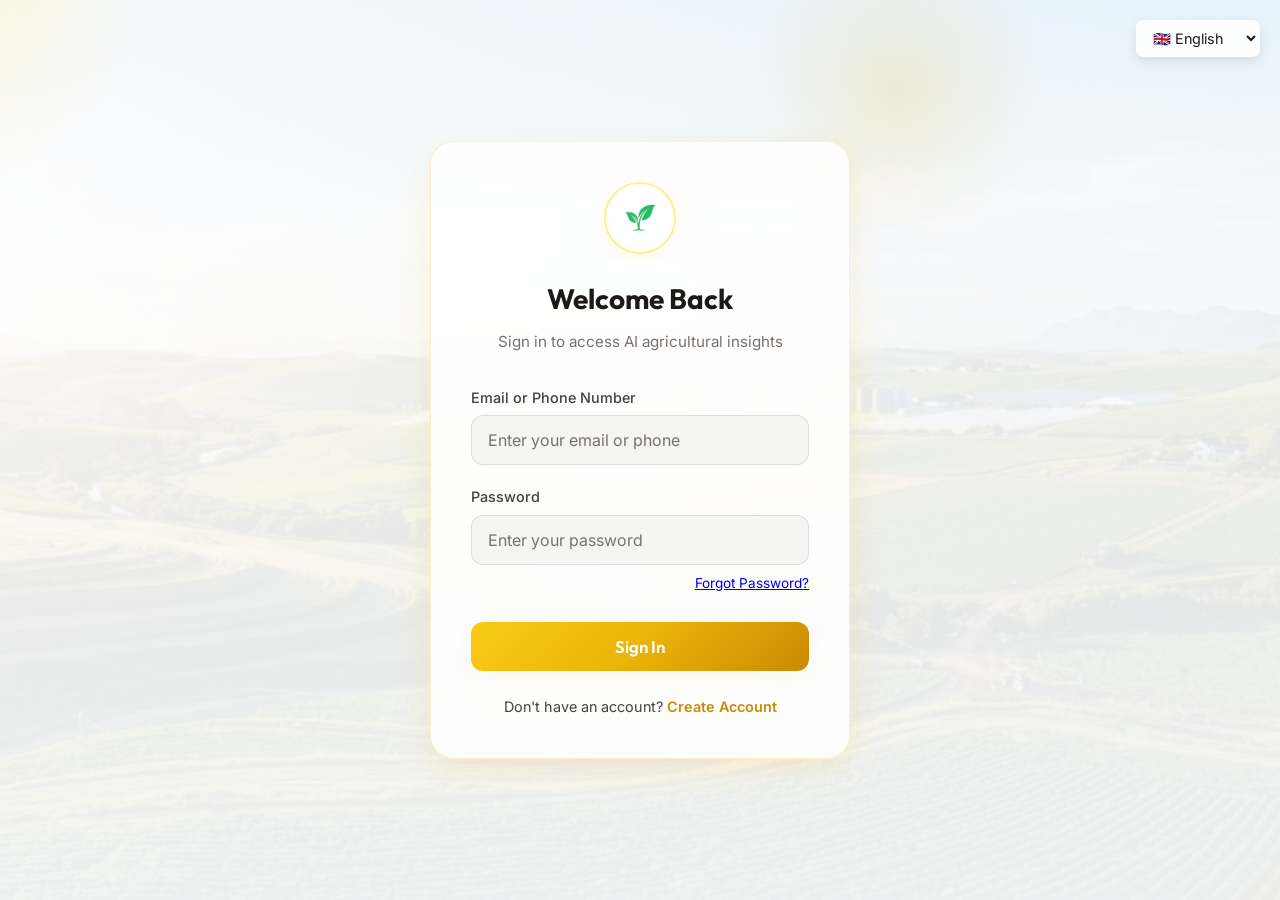
<file: frontend/login.html>
<!DOCTYPE html>
<html lang="en">
<head>
  <meta charset="UTF-8">
  <meta name="viewport" content="width=device-width, initial-scale=1.0">
  <meta name="description" content="Login to Hanu Agri - AI-powered Agricultural Demand Prediction System">
  <title>Login - Hanu Agri</title>
  
  <link rel="stylesheet" href="css/styles.css">
  <style>
    /* Auth Specific Styles */
    body {
      display: flex;
      justify-content: center;
      align-items: center;
      min-height: 100vh;
      margin: 0;
      background: linear-gradient(rgba(255, 255, 255, 0.85), rgba(248, 250, 252, 0.95)), url('assets/bg_landscape.jpg') no-repeat center center fixed;
      background-size: cover;
    }
    
    .auth-container {
      width: 100%;
      max-width: 420px;
      background: rgba(255, 255, 255, 0.85);
      backdrop-filter: blur(12px);
      -webkit-backdrop-filter: blur(12px);
      padding: 40px;
      border-radius: var(--radius-xl);
      box-shadow: var(--shadow-lg), inset 0 1px 0 rgba(255,255,255,0.6);
      border: 1px solid rgba(234, 179, 8, 0.2);
      text-align: center;
      position: relative;
      z-index: 10;
      animation: slideUp 0.5s var(--transition-slow);
    }
    
    @keyframes slideUp {
      from { opacity: 0; transform: translateY(20px); }
      to { opacity: 1; transform: translateY(0); }
    }

    .auth-logo {
      width: 72px;
      height: 72px;
      margin: 0 auto 16px;
      border-radius: 50%;
      object-fit: contain;
      background: white;
      padding: 4px;
      box-shadow: var(--shadow-md);
      border: 2px solid var(--color-primary-light);
    }

    .auth-container h2 {
      font-family: var(--font-heading);
      font-size: 1.75rem;
      color: var(--color-text-primary);
      margin-bottom: 8px;
    }

    .auth-container p {
      color: var(--color-text-muted);
      font-size: 0.95rem;
      margin-bottom: 32px;
    }

    .auth-form {
      display: flex;
      flex-direction: column;
      gap: 20px;
      text-align: left;
    }

    .form-group {
      display: flex;
      flex-direction: column;
      gap: 6px;
    }

    .form-group label {
      font-size: 0.9rem;
      font-weight: 500;
      color: var(--color-text-secondary);
    }

    .form-group input {
      width: 100%;
      padding: 14px 16px;
      border: 1px solid rgba(0,0,0,0.1);
      border-radius: var(--radius-md);
      background: var(--color-bg-input);
      font-family: var(--font-body);
      font-size: 1rem;
      color: var(--color-text-primary);
      transition: var(--transition-normal);
    }

    .form-group input:focus {
      outline: none;
      border-color: var(--color-primary);
      background: white;
      box-shadow: 0 0 0 3px rgba(234, 179, 8, 0.15);
    }

    .auth-btn {
      width: 100%;
      padding: 14px;
      background: var(--gradient-primary);
      color: white;
      border: none;
      border-radius: var(--radius-md);
      font-family: var(--font-heading);
      font-size: 1.05rem;
      font-weight: 600;
      cursor: pointer;
      transition: var(--transition-normal);
      box-shadow: var(--shadow-md);
      margin-top: 8px;
    }

    .auth-btn:hover {
      transform: translateY(-2px);
      box-shadow: var(--shadow-lg);
      background: linear-gradient(135deg, #eab308 0%, #ca8a04 100%);
    }

    .auth-footer {
      margin-top: 24px;
      font-size: 0.9rem;
      color: var(--color-text-secondary);
    }

    .auth-footer a {
      color: var(--color-primary-dark);
      text-decoration: none;
      font-weight: 600;
      transition: var(--transition-fast);
    }

    .auth-footer a:hover {
      color: var(--color-emerald-700);
      text-decoration: underline;
    }

    .forgot-password {
      text-align: right;
      font-size: 0.85rem;
      margin-top: -12px;
    }
  </style>
</head>
<body>
<div style="position: absolute; top: 20px; right: 20px; z-index: 100;">
  <select class="lang-selector" onchange="changeLanguage(this.value)" style="padding: 8px 12px; border-radius: 8px; border: 1px solid rgba(255,255,255,0.4); background: rgba(255,255,255,0.9); font-size: 0.9rem; cursor: pointer; box-shadow: 0 4px 12px rgba(0,0,0,0.1);">
    <option value="en">🇬🇧 English</option>
    <option value="kn">🇮🇳 ಕನ್ನಡ</option>
    <option value="hi">🇮🇳 हिन्दी</option>
  </select>
</div>

<div class="auth-container">
  <img src="assets/hanu_logo.jpg" alt="Hanu Agri Logo" class="auth-logo" onerror="this.src='https://placehold.co/72x72/eab308/white?text=HA'">
  <h2 data-i18n="login_title">Welcome Back</h2>
  <p data-i18n="login_subtitle">Sign in to access AI agricultural insights</p>

  <form class="auth-form" onsubmit="event.preventDefault(); window.location.href='dashboard.html';">
    <div class="form-group">
      <label for="email" data-i18n="email_label">Email or Phone Number</label>
      <input type="text" id="email" name="email" placeholder="Enter your email or phone" data-i18n="email_placeholder" required>
    </div>
    
    <div class="form-group">
      <label for="password" data-i18n="password_label">Password</label>
      <input type="password" id="password" name="password" placeholder="Enter your password" data-i18n="password_placeholder" required>
    </div>

    <div class="forgot-password">
      <a href="#" data-i18n="forgot_password">Forgot Password?</a>
    </div>

    <button type="submit" class="auth-btn" data-i18n="sign_in_btn">Sign In</button>
  </form>

  <div class="auth-footer">
    <span data-i18n="no_account">Don\'t have an account?</span> <a href="register.html" data-i18n="create_account">Create Account</a>
  </div>
</div>

<script src="js/i18n.js"></script>
</body>
</html>
</file>
<file: frontend/css/styles.css>
/* ══════════════════════════════════════════════════════════════════════════
   AGRI AI — Agricultural Demand Prediction System
   Premium Dark Theme Design System
   ══════════════════════════════════════════════════════════════════════════ */

/* ── Imports ───────────────────────────────────────────────────────────── */
@import url('https://fonts.googleapis.com/css2?family=Inter:wght@300;400;500;600;700;800&family=Outfit:wght@400;500;600;700;800&display=swap');

/* ── CSS Custom Properties (Design Tokens) ─────────────────────────── */
/* ── CSS Custom Properties (Design Tokens) ─────────────────────────── */
:root {
  /* Colors — White & Sunlight Gold/Yellow Palette */
  --color-bg-primary: #fcfcf9;
  --color-bg-secondary: #ffffff;
  --color-bg-card: #ffffff;
  --color-bg-card-hover: #fffbeb;
  --color-bg-input: #f5f5f4;
  --color-bg-sidebar: #ffffff;

  --color-emerald-50: #fefce8;
  --color-emerald-100: #fef08a;
  --color-emerald-200: #fde047;
  --color-emerald-300: #eab308;
  --color-emerald-400: #d97706;
  --color-emerald-500: #eab308;
  --color-emerald-600: #ca8a04;
  --color-emerald-700: #a16207;

  --color-primary: #eab308;
  --color-primary-dark: #ca8a04;
  --color-primary-light: #fef08a;

  --color-amber-400: #facc15;
  --color-amber-500: #eab308;

  --color-red-400: #ef4444;
  --color-red-500: #dc2626;

  --color-blue-400: #3b82f6;
  --color-blue-500: #2563eb;

  --color-purple-400: #8b5cf6;
  --color-purple-500: #7c3aed;

  --color-text-primary: #1c1917;
  --color-text-secondary: #44403c;
  --color-text-muted: #78716c;
  --color-text-accent: #b45309;

  --color-border: #fef08a;
  --color-border-active: #eab308;

  /* Gradients */
  --gradient-primary: linear-gradient(135deg, #facc15 0%, #eab308 50%, #ca8a04 100%);
  --gradient-card: linear-gradient(145deg, #ffffff 0%, #fffbeb 100%);
  --gradient-hero: linear-gradient(135deg, #fef9c3 0%, #fef08a 50%, #ffffff 100%);
  --gradient-glow: radial-gradient(ellipse at center, rgba(234, 179, 8, 0.25) 0%, transparent 70%);

  /* Shadows */
  --shadow-sm: 0 2px 8px rgba(0, 0, 0, 0.04);
  --shadow-md: 0 4px 16px rgba(234, 179, 8, 0.08);
  --shadow-lg: 0 8px 32px rgba(234, 179, 8, 0.15);
  --shadow-glow: 0 0 20px rgba(234, 179, 8, 0.3);
  --shadow-card: 0 4px 20px rgba(234, 179, 8, 0.08), 0 1px 3px rgba(0, 0, 0, 0.04);

  /* Typography */
  --font-heading: 'Outfit', sans-serif;
  --font-body: 'Inter', sans-serif;

  /* Spacing */
  --sidebar-width: 280px;
  --sidebar-collapsed: 72px;
  --header-height: 64px;
  --radius-sm: 8px;
  --radius-md: 12px;
  --radius-lg: 16px;
  --radius-xl: 24px;

  /* Transitions */
  --transition-fast: 0.15s ease;
  --transition-normal: 0.25s ease;
  --transition-slow: 0.4s cubic-bezier(0.4, 0, 0.2, 1);
}

/* ── Reset ─────────────────────────────────────────────────────────────── */
*, *::before, *::after {
  margin: 0;
  padding: 0;
  box-sizing: border-box;
}

html {
  scroll-behavior: smooth;
  -webkit-text-size-adjust: 100%;
}

body {
  font-family: var(--font-body);
  background: linear-gradient(rgba(255, 255, 255, 0.85), rgba(248, 250, 252, 0.95)), url('../assets/bg_landscape.jpg') no-repeat center center fixed;
  background-size: cover;
  color: var(--color-text-primary);
  line-height: 1.6;
  min-height: 100vh;
  overflow-x: hidden;
  -webkit-font-smoothing: antialiased;
  -moz-osx-font-smoothing: grayscale;
}

/* ── Background Ambience ──────────────────────────────────────────────── */
body::before {
  content: '';
  position: fixed;
  top: -50%;
  left: -50%;
  width: 200%;
  height: 200%;
  background:
    radial-gradient(ellipse 600px 600px at 20% 20%, rgba(254, 240, 138, 0.45) 0%, transparent 50%),
    radial-gradient(ellipse 400px 400px at 80% 80%, rgba(253, 224, 71, 0.25) 0%, transparent 50%),
    radial-gradient(ellipse 300px 300px at 60% 30%, rgba(234, 179, 8, 0.15) 0%, transparent 50%);
  z-index: 0;
  pointer-events: none;
  animation: ambientFloat 20s ease-in-out infinite;
}

@keyframes ambientFloat {
  0%, 100% { transform: translate(0, 0) rotate(0deg); }
  33% { transform: translate(2%, -1%) rotate(1deg); }
  66% { transform: translate(-1%, 2%) rotate(-1deg); }
}

/* ── Layout ────────────────────────────────────────────────────────────── */
.app-container {
  display: flex;
  min-height: 100vh;
  position: relative;
  z-index: 1;
}

/* ── Sidebar ───────────────────────────────────────────────────────────── */
.sidebar {
  width: var(--sidebar-width);
  background: #ffffff;
  border-right: 1px solid var(--color-border);
  display: flex;
  flex-direction: column;
  position: fixed;
  top: 0;
  left: 0;
  height: 100vh;
  z-index: 100;
  box-shadow: 2px 0 16px rgba(234, 179, 8, 0.06);
  transition: transform var(--transition-slow);
}

.sidebar-header {
  padding: 20px;
  border-bottom: 1px solid var(--color-border);
}

.sidebar-logo {
  display: flex;
  align-items: center;
  gap: 12px;
  text-decoration: none;
}

.logo-icon {
  width: 44px;
  height: 44px;
  background: var(--gradient-primary);
  border-radius: var(--radius-md);
  display: flex;
  align-items: center;
  justify-content: center;
  font-size: 22px;
  box-shadow: var(--shadow-glow);
}

.logo-text {
  display: flex;
  flex-direction: column;
}

.logo-text h1 {
  font-family: var(--font-heading);
  font-size: 1.3rem;
  font-weight: 700;
  color: var(--color-text-primary);
  line-height: 1.2;
}

.logo-text span {
  font-size: 0.7rem;
  color: var(--color-text-muted);
  letter-spacing: 1px;
  text-transform: uppercase;
}

.sidebar-nav {
  flex: 1;
  padding: 12px;
  overflow-y: auto;
}

.nav-section-title {
  font-size: 0.65rem;
  font-weight: 700;
  color: var(--color-text-muted);
  text-transform: uppercase;
  letter-spacing: 1.5px;
  padding: 16px 12px 8px;
}

.nav-item {
  display: flex;
  align-items: center;
  gap: 12px;
  padding: 11px 14px;
  border-radius: var(--radius-md);
  color: var(--color-text-secondary);
  text-decoration: none;
  font-size: 0.88rem;
  font-weight: 500;
  cursor: pointer;
  transition: all var(--transition-normal);
  position: relative;
  margin-bottom: 2px;
}

.nav-item::before {
  content: '';
  position: absolute;
  left: 0;
  top: 50%;
  transform: translateY(-50%) scaleY(0);
  width: 4px;
  height: 60%;
  background: var(--gradient-primary);
  border-radius: 0 4px 4px 0;
  transition: transform var(--transition-normal);
}

.nav-item:hover {
  background: #fffbeb;
  color: #b45309;
}

.nav-item.active {
  background: #fef08a;
  color: #854d0e;
  font-weight: 700;
}

.nav-item.active::before {
  transform: translateY(-50%) scaleY(1);
}

.nav-item .nav-icon {
  font-size: 1.15rem;
  width: 24px;
  text-align: center;
  flex-shrink: 0;
}

.sidebar-footer {
  padding: 16px 20px;
  border-top: 1px solid var(--color-border);
}

.sidebar-footer .version {
  font-size: 0.7rem;
  color: var(--color-text-muted);
  text-align: center;
}

/* ── Main Content ──────────────────────────────────────────────────────── */
.main-content {
  flex: 1;
  margin-left: var(--sidebar-width);
  min-height: 100vh;
  display: flex;
  flex-direction: column;
}

/* ── Top Bar ───────────────────────────────────────────────────────────── */
.top-bar {
  height: var(--header-height);
  background: rgba(255, 255, 255, 0.9);
  backdrop-filter: blur(12px);
  -webkit-backdrop-filter: blur(12px);
  border-bottom: 1px solid var(--color-border);
  display: flex;
  align-items: center;
  justify-content: space-between;
  padding: 0 28px;
  position: sticky;
  top: 0;
  z-index: 50;
}

.top-bar-left {
  display: flex;
  align-items: center;
  gap: 16px;
}

.menu-toggle {
  display: none;
  background: none;
  border: none;
  color: var(--color-text-secondary);
  font-size: 1.4rem;
  cursor: pointer;
  padding: 8px;
  border-radius: var(--radius-sm);
  transition: background var(--transition-fast);
}

.menu-toggle:hover {
  background: rgba(255, 255, 255, 0.05);
}

.page-title {
  font-family: var(--font-heading);
  font-size: 1.2rem;
  font-weight: 600;
}

.top-bar-right {
  display: flex;
  align-items: center;
  gap: 12px;
}

.lang-selector {
  background: var(--color-bg-input);
  border: 1px solid var(--color-border);
  color: var(--color-text-primary);
  padding: 6px 12px;
  border-radius: var(--radius-sm);
  font-size: 0.82rem;
  font-family: var(--font-body);
  cursor: pointer;
  transition: border-color var(--transition-fast);
}

.lang-selector:hover, .lang-selector:focus {
  border-color: var(--color-border-active);
  outline: none;
}

.status-badge {
  display: flex;
  align-items: center;
  gap: 6px;
  padding: 5px 12px;
  background: rgba(16, 185, 129, 0.1);
  border: 1px solid rgba(16, 185, 129, 0.2);
  border-radius: 100px;
  font-size: 0.75rem;
  color: var(--color-emerald-400);
}

.status-dot {
  width: 7px;
  height: 7px;
  border-radius: 50%;
  background: var(--color-emerald-400);
  animation: pulse 2s ease-in-out infinite;
}

@keyframes pulse {
  0%, 100% { opacity: 1; transform: scale(1); }
  50% { opacity: 0.5; transform: scale(0.8); }
}

/* ── Content Area ──────────────────────────────────────────────────────── */
.content-area {
  flex: 1;
  padding: 28px;
}

/* ── Page Section ──────────────────────────────────────────────────────── */
.page-section {
  display: none;
  animation: fadeSlideIn 0.4s ease forwards;
}

.page-section.active {
  display: block;
}

@keyframes fadeSlideIn {
  from {
    opacity: 0;
    transform: translateY(12px);
  }
  to {
    opacity: 1;
    transform: translateY(0);
  }
}

/* ── Dashboard (Home) ──────────────────────────────────────────────────── */
.hero-section {
  background: var(--gradient-hero);
  border-radius: var(--radius-xl);
  padding: 44px 40px;
  margin-bottom: 28px;
  position: relative;
  overflow: hidden;
  border: 1px solid var(--color-border);
}

.hero-section::after {
  content: '';
  position: absolute;
  top: 0;
  right: 0;
  width: 50%;
  height: 100%;
  background: var(--gradient-glow);
  pointer-events: none;
}

.hero-content {
  position: relative;
  z-index: 1;
  max-width: 650px;
}

.hero-content h2 {
  font-family: var(--font-heading);
  font-size: 2rem;
  font-weight: 800;
  line-height: 1.2;
  margin-bottom: 12px;
  background: linear-gradient(135deg, var(--color-text-primary) 0%, var(--color-emerald-300) 100%);
  -webkit-background-clip: text;
  -webkit-text-fill-color: transparent;
  background-clip: text;
}

.hero-content p {
  color: var(--color-text-secondary);
  font-size: 1rem;
  line-height: 1.7;
  margin-bottom: 24px;
}

.hero-stats {
  display: flex;
  gap: 32px;
  flex-wrap: wrap;
}

.stat-item {
  display: flex;
  flex-direction: column;
}

.stat-value {
  font-family: var(--font-heading);
  font-size: 1.6rem;
  font-weight: 700;
  color: var(--color-emerald-400);
}

.stat-label {
  font-size: 0.78rem;
  color: var(--color-text-muted);
  margin-top: 2px;
}

/* ── Module Grid ───────────────────────────────────────────────────────── */
.module-grid {
  display: grid;
  grid-template-columns: repeat(auto-fill, minmax(300px, 1fr));
  gap: 20px;
  margin-top: 8px;
}

.module-card {
  background: var(--color-bg-card);
  border: 1px solid var(--color-border);
  border-radius: var(--radius-lg);
  padding: 28px;
  cursor: pointer;
  transition: all var(--transition-normal);
  position: relative;
  overflow: hidden;
  backdrop-filter: blur(10px);
  -webkit-backdrop-filter: blur(10px);
}

.module-card::before {
  content: '';
  position: absolute;
  top: 0;
  left: 0;
  right: 0;
  height: 3px;
  background: var(--gradient-primary);
  transform: scaleX(0);
  transform-origin: left;
  transition: transform var(--transition-slow);
}

.module-card:hover {
  background: var(--color-bg-card-hover);
  border-color: var(--color-border-active);
  transform: translateY(-4px);
  box-shadow: var(--shadow-card);
}

.module-card:hover::before {
  transform: scaleX(1);
}

.module-icon {
  width: 52px;
  height: 52px;
  border-radius: var(--radius-md);
  display: flex;
  align-items: center;
  justify-content: center;
  font-size: 24px;
  margin-bottom: 16px;
}

.module-icon.crop { background: rgba(16, 185, 129, 0.15); }
.module-icon.fertilizer { background: rgba(251, 191, 36, 0.15); }
.module-icon.price { background: rgba(59, 130, 246, 0.15); }
.module-icon.disease { background: rgba(239, 68, 68, 0.15); }
.module-icon.market { background: rgba(139, 92, 246, 0.15); }
.module-icon.schemes { background: rgba(236, 72, 153, 0.15); }

.module-card h3 {
  font-family: var(--font-heading);
  font-size: 1.1rem;
  font-weight: 600;
  margin-bottom: 8px;
  color: var(--color-text-primary);
}

.module-card p {
  font-size: 0.85rem;
  color: var(--color-text-secondary);
  line-height: 1.6;
}

.module-card .card-arrow {
  position: absolute;
  bottom: 20px;
  right: 20px;
  font-size: 1.2rem;
  color: var(--color-text-muted);
  transition: all var(--transition-normal);
}

.module-card:hover .card-arrow {
  color: var(--color-emerald-400);
  transform: translateX(4px);
}

/* ── Section Header ────────────────────────────────────────────────────── */
.section-header {
  display: flex;
  align-items: center;
  justify-content: space-between;
  margin-bottom: 24px;
}

.section-header h2 {
  font-family: var(--font-heading);
  font-size: 1.6rem;
  font-weight: 700;
  display: flex;
  align-items: center;
  gap: 12px;
}

.section-header h2 span {
  font-size: 1.4rem;
}

.back-btn {
  display: flex;
  align-items: center;
  gap: 6px;
  padding: 8px 16px;
  background: rgba(255, 255, 255, 0.05);
  border: 1px solid var(--color-border);
  border-radius: var(--radius-sm);
  color: var(--color-text-secondary);
  font-size: 0.85rem;
  cursor: pointer;
  transition: all var(--transition-fast);
  font-family: var(--font-body);
}

.back-btn:hover {
  background: rgba(255, 255, 255, 0.08);
  color: var(--color-text-primary);
}

/* ── Forms ──────────────────────────────────────────────────────────────── */
.form-grid {
  display: grid;
  grid-template-columns: repeat(auto-fill, minmax(240px, 1fr));
  gap: 20px;
}

.form-group {
  display: flex;
  flex-direction: column;
  gap: 6px;
}

.form-group label {
  font-size: 0.82rem;
  font-weight: 500;
  color: var(--color-text-secondary);
  display: flex;
  align-items: center;
  gap: 6px;
}

.form-group label .label-icon {
  font-size: 0.95rem;
}

.form-group input,
.form-group select,
.form-group textarea,
.form-control {
  padding: 11px 14px;
  background: #fdfdfa;
  border: 1px solid #fef08a;
  border-radius: var(--radius-sm);
  color: var(--color-text-primary);
  font-size: 0.9rem;
  font-family: var(--font-body);
  transition: all var(--transition-fast);
}

.form-group input:focus,
.form-group select:focus,
.form-group textarea:focus,
.form-control:focus {
  border-color: #eab308;
  outline: none;
  box-shadow: 0 0 0 3px rgba(234, 179, 8, 0.2);
}

.form-group input::placeholder {
  color: var(--color-text-muted);
}

.form-group select option {
  background: #ffffff;
  color: #1c1917;
}

/* ── Buttons ───────────────────────────────────────────────────────────── */
.btn-primary {
  display: inline-flex;
  align-items: center;
  justify-content: center;
  gap: 8px;
  padding: 12px 28px;
  background: linear-gradient(135deg, #facc15 0%, #eab308 50%, #ca8a04 100%);
  color: #1c1917;
  border: none;
  border-radius: var(--radius-sm);
  font-size: 0.92rem;
  font-weight: 700;
  font-family: var(--font-body);
  cursor: pointer;
  transition: all var(--transition-normal);
  box-shadow: 0 4px 14px rgba(234, 179, 8, 0.35);
  position: relative;
  overflow: hidden;
}

.btn-primary::after {
  content: '';
  position: absolute;
  inset: 0;
  background: linear-gradient(135deg, rgba(255,255,255,0.2) 0%, transparent 50%);
  opacity: 0;
  transition: opacity var(--transition-fast);
}

.btn-primary:hover {
  transform: translateY(-2px);
  box-shadow: 0 6px 20px rgba(234, 179, 8, 0.45);
}

.btn-primary:hover::after {
  opacity: 1;
}

.btn-primary:active {
  transform: translateY(0);
}

.btn-primary:disabled {
  opacity: 0.5;
  cursor: not-allowed;
  transform: none;
}

.btn-secondary {
  display: inline-flex;
  align-items: center;
  gap: 8px;
  padding: 10px 20px;
  background: #fefce8;
  color: #854d0e;
  border: 1px solid #fde047;
  border-radius: var(--radius-sm);
  font-size: 0.88rem;
  font-weight: 600;
  font-family: var(--font-body);
  cursor: pointer;
  transition: all var(--transition-fast);
}

.btn-secondary:hover {
  background: #fef08a;
  border-color: #eab308;
}

.btn-group {
  display: flex;
  gap: 12px;
  margin-top: 20px;
  flex-wrap: wrap;
}

.metric-box {
  background: #ffffff;
  border: 1px solid #fde047;
  border-radius: var(--radius-md);
  padding: 16px;
  box-shadow: 0 2px 10px rgba(234, 179, 8, 0.08);
}

.metric-label {
  font-size: 0.78rem;
  color: var(--color-text-muted);
  text-transform: uppercase;
  letter-spacing: 0.5px;
  display: block;
  margin-bottom: 4px;
}

.metric-value {
  font-family: var(--font-heading);
  font-size: 1.3rem;
  font-weight: 700;
  color: #854d0e;
}

/* ── Cards ─────────────────────────────────────────────────────────────── */
.glass-card {
  background: var(--color-bg-card);
  border: 1px solid var(--color-border);
  border-radius: var(--radius-lg);
  padding: 24px;
  backdrop-filter: blur(10px);
  -webkit-backdrop-filter: blur(10px);
}

.result-card {
  background: var(--gradient-card);
  border: 1px solid var(--color-border);
  border-radius: var(--radius-lg);
  padding: 28px;
  margin-top: 24px;
  animation: fadeSlideIn 0.5s ease;
  box-shadow: var(--shadow-card);
}

.result-card h3 {
  font-family: var(--font-heading);
  font-size: 1.2rem;
  font-weight: 600;
  margin-bottom: 16px;
  display: flex;
  align-items: center;
  gap: 10px;
}

/* ── Recommendation Cards ──────────────────────────────────────────────── */
.recommendation-list {
  display: grid;
  grid-template-columns: repeat(auto-fill, minmax(200px, 1fr));
  gap: 14px;
}

.recommendation-item {
  background: rgba(16, 185, 129, 0.05);
  border: 1px solid rgba(16, 185, 129, 0.15);
  border-radius: var(--radius-md);
  padding: 18px;
  text-align: center;
  transition: all var(--transition-normal);
}

.recommendation-item:first-child {
  border-color: rgba(16, 185, 129, 0.3);
  background: rgba(16, 185, 129, 0.1);
}

.recommendation-item:hover {
  transform: translateY(-2px);
  border-color: rgba(16, 185, 129, 0.3);
}

.rec-rank {
  font-size: 0.7rem;
  font-weight: 600;
  color: var(--color-text-muted);
  text-transform: uppercase;
  letter-spacing: 1px;
  margin-bottom: 6px;
}

.rec-crop {
  font-family: var(--font-heading);
  font-size: 1.15rem;
  font-weight: 600;
  color: var(--color-text-primary);
  margin-bottom: 4px;
}

.rec-confidence {
  font-size: 0.85rem;
  font-weight: 600;
}

.rec-confidence.high { color: var(--color-emerald-400); }
.rec-confidence.medium { color: var(--color-amber-400); }
.rec-confidence.low { color: var(--color-red-400); }

.confidence-bar {
  height: 4px;
  background: rgba(255, 255, 255, 0.06);
  border-radius: 2px;
  margin-top: 8px;
  overflow: hidden;
}

.confidence-fill {
  height: 100%;
  border-radius: 2px;
  transition: width 1s ease;
}

.confidence-fill.high { background: var(--color-emerald-400); }
.confidence-fill.medium { background: var(--color-amber-400); }
.confidence-fill.low { background: var(--color-red-400); }

/* ── Fertilizer Result ─────────────────────────────────────────────────── */
.fertilizer-result {
  display: grid;
  grid-template-columns: 1fr 1fr;
  gap: 20px;
}

.fertilizer-name {
  font-family: var(--font-heading);
  font-size: 1.5rem;
  font-weight: 700;
  color: var(--color-emerald-400);
  margin-bottom: 8px;
}

.guidance-section {
  background: rgba(255, 255, 255, 0.03);
  border-radius: var(--radius-md);
  padding: 16px;
  margin-top: 12px;
}

.guidance-section h4 {
  font-size: 0.82rem;
  font-weight: 600;
  color: var(--color-text-muted);
  text-transform: uppercase;
  letter-spacing: 1px;
  margin-bottom: 8px;
}

.guidance-section p {
  font-size: 0.88rem;
  color: var(--color-text-secondary);
  line-height: 1.6;
}

.nutrient-analysis {
  display: flex;
  flex-direction: column;
  gap: 8px;
}

.nutrient-item {
  font-size: 0.88rem;
  padding: 10px 14px;
  background: rgba(255, 255, 255, 0.03);
  border-radius: var(--radius-sm);
  border-left: 3px solid var(--color-border);
}

/* ── Price Chart ───────────────────────────────────────────────────────── */
.chart-container {
  background: var(--color-bg-card);
  border: 1px solid var(--color-border);
  border-radius: var(--radius-lg);
  padding: 24px;
  margin-top: 20px;
}

.chart-header {
  display: flex;
  align-items: center;
  justify-content: space-between;
  margin-bottom: 16px;
}

.chart-header h3 {
  font-family: var(--font-heading);
  font-size: 1.1rem;
  font-weight: 600;
}

.chart-legend {
  display: flex;
  gap: 16px;
}

.legend-item {
  display: flex;
  align-items: center;
  gap: 6px;
  font-size: 0.78rem;
  color: var(--color-text-secondary);
}

.legend-dot {
  width: 8px;
  height: 8px;
  border-radius: 50%;
}

.price-summary {
  display: grid;
  grid-template-columns: repeat(auto-fit, minmax(160px, 1fr));
  gap: 16px;
  margin-top: 20px;
}

.price-stat {
  background: rgba(255, 255, 255, 0.03);
  padding: 16px;
  border-radius: var(--radius-md);
  text-align: center;
}

.price-stat .label {
  font-size: 0.75rem;
  color: var(--color-text-muted);
  text-transform: uppercase;
  letter-spacing: 1px;
}

.price-stat .value {
  font-family: var(--font-heading);
  font-size: 1.3rem;
  font-weight: 700;
  margin-top: 4px;
}

.price-stat .value.up { color: var(--color-emerald-400); }
.price-stat .value.down { color: var(--color-red-400); }
.price-stat .value.neutral { color: var(--color-text-primary); }

.trend-badge {
  display: inline-flex;
  align-items: center;
  gap: 4px;
  padding: 4px 10px;
  border-radius: 100px;
  font-size: 0.78rem;
  font-weight: 600;
}

.trend-badge.rising {
  background: rgba(16, 185, 129, 0.1);
  color: var(--color-emerald-400);
}

.trend-badge.falling {
  background: rgba(239, 68, 68, 0.1);
  color: var(--color-red-400);
}

.trend-badge.stable {
  background: rgba(59, 130, 246, 0.1);
  color: var(--color-blue-400);
}

/* ── Disease Detection ─────────────────────────────────────────────────── */
.upload-zone {
  border: 2px dashed var(--color-border);
  border-radius: var(--radius-lg);
  padding: 50px 40px;
  text-align: center;
  cursor: pointer;
  transition: all var(--transition-normal);
  position: relative;
}

.upload-zone:hover,
.upload-zone.dragover {
  border-color: var(--color-emerald-500);
  background: rgba(16, 185, 129, 0.05);
}

.upload-zone .upload-icon {
  font-size: 3rem;
  margin-bottom: 16px;
  display: block;
}

.upload-zone h3 {
  font-family: var(--font-heading);
  font-size: 1.15rem;
  font-weight: 600;
  margin-bottom: 6px;
}

.upload-zone p {
  font-size: 0.85rem;
  color: var(--color-text-muted);
}

.upload-zone input[type="file"] {
  position: absolute;
  inset: 0;
  opacity: 0;
  cursor: pointer;
}

.image-preview {
  max-width: 300px;
  max-height: 250px;
  border-radius: var(--radius-md);
  margin: 16px auto;
  display: none;
  object-fit: cover;
  border: 2px solid var(--color-border);
}

.disease-result {
  display: grid;
  grid-template-columns: 1fr 1fr;
  gap: 24px;
}

.disease-info {
  padding: 20px;
}

.disease-name {
  font-family: var(--font-heading);
  font-size: 1.4rem;
  font-weight: 700;
  margin-bottom: 4px;
}

.disease-name.healthy { color: var(--color-emerald-400); }
.disease-name.diseased { color: var(--color-red-400); }

.severity-badge {
  display: inline-flex;
  align-items: center;
  gap: 4px;
  padding: 4px 12px;
  border-radius: 100px;
  font-size: 0.78rem;
  font-weight: 600;
  margin-bottom: 12px;
}

.severity-badge.high {
  background: rgba(239, 68, 68, 0.15);
  color: var(--color-red-400);
}

.severity-badge.medium {
  background: rgba(251, 191, 36, 0.15);
  color: var(--color-amber-400);
}

.severity-badge.low {
  background: rgba(59, 130, 246, 0.15);
  color: var(--color-blue-400);
}

.severity-badge.none {
  background: rgba(16, 185, 129, 0.15);
  color: var(--color-emerald-400);
}

.treatment-section {
  background: rgba(255, 255, 255, 0.03);
  padding: 16px;
  border-radius: var(--radius-md);
  border-left: 3px solid var(--color-emerald-500);
  margin-top: 12px;
}

.treatment-section h4 {
  font-size: 0.85rem;
  font-weight: 600;
  margin-bottom: 8px;
  color: var(--color-emerald-400);
}

.treatment-section p {
  font-size: 0.88rem;
  color: var(--color-text-secondary);
  line-height: 1.6;
}

/* ── Market Finder ─────────────────────────────────────────────────────── */
.map-container {
  width: 100%;
  height: 400px;
  border-radius: var(--radius-lg);
  overflow: hidden;
  border: 1px solid var(--color-border);
  margin-top: 20px;
}

.market-list {
  display: grid;
  grid-template-columns: repeat(auto-fill, minmax(280px, 1fr));
  gap: 14px;
  margin-top: 20px;
}

.market-item {
  background: var(--color-bg-card);
  border: 1px solid var(--color-border);
  border-radius: var(--radius-md);
  padding: 18px;
  transition: all var(--transition-normal);
}

.market-item:hover {
  border-color: var(--color-border-active);
  transform: translateY(-2px);
}

.market-name {
  font-family: var(--font-heading);
  font-weight: 600;
  font-size: 1rem;
  margin-bottom: 4px;
}

.market-distance {
  font-size: 0.82rem;
  color: var(--color-emerald-400);
  font-weight: 600;
  margin-bottom: 8px;
}

.market-type {
  display: inline-block;
  padding: 2px 10px;
  background: rgba(139, 92, 246, 0.12);
  color: var(--color-purple-400);
  border-radius: 100px;
  font-size: 0.72rem;
  font-weight: 600;
  margin-bottom: 8px;
}

.market-commodities {
  display: flex;
  gap: 6px;
  flex-wrap: wrap;
}

.market-commodities span {
  padding: 3px 10px;
  background: rgba(255, 255, 255, 0.05);
  border-radius: 100px;
  font-size: 0.72rem;
  color: var(--color-text-secondary);
}

/* ── Schemes ───────────────────────────────────────────────────────────── */
.schemes-grid {
  display: grid;
  grid-template-columns: repeat(auto-fill, minmax(340px, 1fr));
  gap: 18px;
}

.scheme-card {
  background: var(--color-bg-card);
  border: 1px solid var(--color-border);
  border-radius: var(--radius-lg);
  padding: 24px;
  transition: all var(--transition-normal);
}

.scheme-card:hover {
  border-color: var(--color-border-active);
  transform: translateY(-2px);
  box-shadow: var(--shadow-card);
}

.scheme-category {
  display: inline-block;
  padding: 3px 10px;
  background: rgba(16, 185, 129, 0.1);
  color: var(--color-emerald-400);
  border-radius: 100px;
  font-size: 0.72rem;
  font-weight: 600;
  margin-bottom: 12px;
}

.scheme-card h3 {
  font-family: var(--font-heading);
  font-size: 1.05rem;
  font-weight: 600;
  margin-bottom: 8px;
  line-height: 1.4;
}

.scheme-card p {
  font-size: 0.85rem;
  color: var(--color-text-secondary);
  line-height: 1.6;
  margin-bottom: 12px;
}

.scheme-detail {
  display: flex;
  align-items: flex-start;
  gap: 8px;
  padding: 8px 0;
  border-top: 1px solid var(--color-border);
  font-size: 0.82rem;
}

.scheme-detail .detail-label {
  color: var(--color-text-muted);
  flex-shrink: 0;
  font-weight: 600;
  min-width: 70px;
}

.scheme-detail .detail-value {
  color: var(--color-text-secondary);
}

.scheme-link {
  display: inline-flex;
  align-items: center;
  gap: 6px;
  color: var(--color-emerald-400);
  text-decoration: none;
  font-size: 0.85rem;
  font-weight: 500;
  margin-top: 8px;
  transition: color var(--transition-fast);
}

.scheme-link:hover {
  color: var(--color-emerald-300);
}

/* ── Loading ───────────────────────────────────────────────────────────── */
.loading-overlay {
  display: none;
  position: fixed;
  inset: 0;
  background: rgba(10, 15, 13, 0.7);
  backdrop-filter: blur(8px);
  -webkit-backdrop-filter: blur(8px);
  z-index: 9999;
  align-items: center;
  justify-content: center;
}

.loading-overlay.active {
  display: flex;
}

.loader {
  text-align: center;
}

.loader-spinner {
  width: 48px;
  height: 48px;
  border: 3px solid rgba(16, 185, 129, 0.2);
  border-top-color: var(--color-emerald-400);
  border-radius: 50%;
  animation: spin 0.8s linear infinite;
  margin: 0 auto 16px;
}

@keyframes spin {
  to { transform: rotate(360deg); }
}

.loader p {
  color: var(--color-text-secondary);
  font-size: 0.9rem;
}

/* ── Toast Notifications ───────────────────────────────────────────────── */
.toast-container {
  position: fixed;
  top: 20px;
  right: 20px;
  z-index: 10000;
  display: flex;
  flex-direction: column;
  gap: 10px;
}

.toast {
  padding: 14px 20px;
  border-radius: var(--radius-md);
  font-size: 0.88rem;
  font-weight: 500;
  animation: toastIn 0.3s ease, toastOut 0.3s ease 3.7s forwards;
  max-width: 380px;
  box-shadow: var(--shadow-lg);
}

.toast.success {
  background: rgba(16, 185, 129, 0.15);
  border: 1px solid rgba(16, 185, 129, 0.3);
  color: var(--color-emerald-300);
}

.toast.error {
  background: rgba(239, 68, 68, 0.15);
  border: 1px solid rgba(239, 68, 68, 0.3);
  color: var(--color-red-400);
}

.toast.info {
  background: rgba(59, 130, 246, 0.15);
  border: 1px solid rgba(59, 130, 246, 0.3);
  color: var(--color-blue-400);
}

@keyframes toastIn {
  from { transform: translateX(100%); opacity: 0; }
  to { transform: translateX(0); opacity: 1; }
}

@keyframes toastOut {
  from { transform: translateX(0); opacity: 1; }
  to { transform: translateX(100%); opacity: 0; }
}

/* ── Responsive ────────────────────────────────────────────────────────── */
@media (max-width: 1024px) {
  .module-grid {
    grid-template-columns: repeat(auto-fill, minmax(260px, 1fr));
  }

  .fertilizer-result,
  .disease-result {
    grid-template-columns: 1fr;
  }
}

@media (max-width: 768px) {
  .sidebar {
    transform: translateX(-100%);
  }

  .sidebar.open {
    transform: translateX(0);
  }

  .main-content {
    margin-left: 0;
  }

  .menu-toggle {
    display: block;
  }

  .content-area {
    padding: 16px;
  }

  .hero-content h2 {
    font-size: 1.5rem;
  }

  .hero-section {
    padding: 28px 20px;
  }

  .hero-stats {
    gap: 20px;
  }

  .module-grid {
    grid-template-columns: 1fr;
  }

  .form-grid {
    grid-template-columns: 1fr;
  }

  .price-summary {
    grid-template-columns: 1fr 1fr;
  }

  .schemes-grid {
    grid-template-columns: 1fr;
  }

  .market-list {
    grid-template-columns: 1fr;
  }
}

/* ── Sidebar overlay for mobile ────────────────────────────────────────── */
.sidebar-overlay {
  display: none;
  position: fixed;
  inset: 0;
  background: rgba(0, 0, 0, 0.5);
  z-index: 99;
}

.sidebar-overlay.active {
  display: block;
}

/* ── Scrollbar ─────────────────────────────────────────────────────────── */
::-webkit-scrollbar {
  width: 6px;
}

::-webkit-scrollbar-track {
  background: transparent;
}

::-webkit-scrollbar-thumb {
  background: rgba(255, 255, 255, 0.1);
  border-radius: 3px;
}

::-webkit-scrollbar-thumb:hover {
  background: rgba(255, 255, 255, 0.2);
}

/* ── Utility ───────────────────────────────────────────────────────────── */
.text-center { text-align: center; }
.mt-2 { margin-top: 16px; }
.mt-3 { margin-top: 24px; }
.mb-2 { margin-bottom: 16px; }
.gap-2 { gap: 16px; }
.hidden { display: none !important; }

/* ── Chatbot Assistant ─────────────────────────────────────────────────── */
.chatbot-toggle {
  position: fixed;
  bottom: 24px;
  right: 24px;
  background: linear-gradient(135deg, #facc15 0%, #eab308 50%, #ca8a04 100%);
  color: #1c1917;
  border: none;
  border-radius: 30px;
  padding: 12px 20px;
  font-family: var(--font-heading);
  font-size: 1rem;
  font-weight: 700;
  cursor: pointer;
  box-shadow: 0 8px 16px rgba(234, 179, 8, 0.4);
  z-index: 1000;
  display: flex;
  align-items: center;
  gap: 8px;
  transition: transform 0.3s ease, box-shadow 0.3s ease;
}

.chatbot-toggle:hover {
  transform: translateY(-3px) scale(1.05);
  box-shadow: 0 12px 20px rgba(234, 179, 8, 0.5);
}

.chatbot-container {
  position: fixed;
  bottom: 80px;
  right: 24px;
  width: 380px;
  max-width: calc(100vw - 48px);
  height: 550px;
  max-height: calc(100vh - 100px);
  background: rgba(255, 255, 255, 0.85);
  backdrop-filter: blur(16px);
  -webkit-backdrop-filter: blur(16px);
  border: 1px solid rgba(255, 255, 255, 0.5);
  border-radius: 20px;
  box-shadow: 0 20px 40px rgba(0, 0, 0, 0.15);
  display: flex;
  flex-direction: column;
  z-index: 1000;
  overflow: hidden;
  transition: opacity 0.3s ease, transform 0.3s cubic-bezier(0.175, 0.885, 0.32, 1.275);
  transform-origin: bottom right;
}

.chatbot-container.hidden {
  opacity: 0;
  transform: scale(0.8) translateY(20px);
  pointer-events: none;
}

.chatbot-header {
  background: linear-gradient(135deg, var(--color-primary), var(--color-primary-dark));
  color: white;
  padding: 16px 20px;
  display: flex;
  justify-content: space-between;
  align-items: center;
  border-bottom: 1px solid rgba(0, 0, 0, 0.1);
}

.chatbot-title {
  font-family: var(--font-heading);
  font-weight: 600;
  font-size: 1.1rem;
  display: flex;
  align-items: center;
  gap: 8px;
}

.chatbot-close {
  background: none;
  border: none;
  color: white;
  font-size: 1.2rem;
  cursor: pointer;
  opacity: 0.8;
  transition: opacity 0.2s;
}

.chatbot-close:hover {
  opacity: 1;
}

.chatbot-messages {
  flex: 1;
  padding: 16px;
  overflow-y: auto;
  display: flex;
  flex-direction: column;
  gap: 12px;
  background-color: rgba(248, 250, 252, 0.6);
}

.chatbot-msg {
  max-width: 85%;
  padding: 12px 16px;
  border-radius: 16px;
  font-size: 0.95rem;
  line-height: 1.4;
  animation: slideInUp 0.3s ease;
  position: relative;
}

@keyframes slideInUp {
  from { opacity: 0; transform: translateY(10px); }
  to { opacity: 1; transform: translateY(0); }
}

.chatbot-msg.user-msg {
  align-self: flex-end;
  background-color: var(--color-primary);
  color: white;
  border-bottom-right-radius: 4px;
}

.chatbot-msg.bot-msg {
  align-self: flex-start;
  background-color: white;
  color: #1f2937;
  border: 1px solid rgba(0, 0, 0, 0.1);
  border-bottom-left-radius: 4px;
  box-shadow: 0 2px 8px rgba(0, 0, 0, 0.05);
}

.chatbot-quick-replies {
  padding: 12px 16px;
  background: white;
  display: flex;
  gap: 8px;
  overflow-x: auto;
  border-top: 1px solid var(--color-border);
  scrollbar-width: none; /* Firefox */
}
.chatbot-quick-replies::-webkit-scrollbar {
  display: none; /* Chrome/Safari */
}

.chatbot-quick-replies button {
  white-space: nowrap;
  background: #f8fafc;
  border: 1px solid rgba(0, 0, 0, 0.1);
  color: #4b5563;
  border-radius: 20px;
  padding: 6px 12px;
  font-size: 0.85rem;
  cursor: pointer;
  transition: all 0.2s ease;
}

.chatbot-quick-replies button:hover {
  background: var(--color-primary-light);
  color: var(--color-primary-dark);
  border-color: var(--color-primary);
}

.chatbot-input {
  display: flex;
  padding: 12px 16px;
  background: white;
  border-top: 1px solid var(--color-border);
  gap: 8px;
}

.chatbot-input input {
  flex: 1;
  border: 1px solid rgba(0, 0, 0, 0.2);
  border-radius: 20px;
  padding: 10px 16px;
  font-size: 0.95rem;
  outline: none;
  transition: border-color 0.2s;
  background: white;
  color: #1f2937;
}

.chatbot-input input:focus {
  border-color: var(--color-primary);
}

.chatbot-input .btn-send {
  background: var(--color-primary);
  color: white;
  border: none;
  border-radius: 50%;
  width: 40px;
  height: 40px;
  display: flex;
  align-items: center;
  justify-content: center;
  cursor: pointer;
  transition: background-color 0.2s, transform 0.2s;
}

.chatbot-input .btn-send:hover {
  background: var(--color-primary-dark);
  transform: scale(1.05);
}

/* Chatbot Cards */
.chatbot-card {
  margin-top: 8px;
  border-radius: 12px;
  overflow: hidden;
  border: 1px solid var(--color-border);
  background: var(--color-bg-alt);
}

.chat-weather-card {
  display: flex;
  flex-direction: column;
}

.chat-weather-header {
  background: linear-gradient(135deg, #4facfe 0%, #00f2fe 100%);
  color: white;
  padding: 12px;
  display: flex;
  justify-content: space-between;
  align-items: center;
}

.chat-weather-loc { font-weight: 600; font-size: 1rem; }
.chat-weather-emoji { font-size: 2rem; }

.chat-weather-body {
  padding: 12px;
  display: grid;
  grid-template-columns: 1fr 1fr;
  gap: 8px;
}

.chat-stat {
  display: flex;
  flex-direction: column;
}

.chat-stat-val { font-weight: 600; color: #1f2937; font-size: 1.1rem; }
.chat-stat-lbl { font-size: 0.75rem; color: #4b5563; text-transform: uppercase; }

.chat-price-card {
  padding: 12px;
  background: linear-gradient(135deg, #fdfbfb 0%, #ebedee 100%);
}

.chat-price-title { font-weight: 600; margin-bottom: 8px; color: var(--color-primary-dark); }
.chat-price-val { font-size: 1.4rem; font-weight: 700; color: #1f2937; }
.chat-price-range { font-size: 0.85rem; color: #4b5563; margin-top: 4px; }

.chat-table {
  width: 100%;
  border-collapse: collapse;
  font-size: 0.85rem;
  margin-top: 8px;
}

.chat-table th, .chat-table td {
  padding: 6px 8px;
  border-bottom: 1px solid var(--color-border);
  text-align: left;
}

.chat-table th {
  background: #f1f5f9;
  font-weight: 600;
  color: #4b5563;
}

.chat-typing {
  display: flex;
  gap: 4px;
  padding: 4px;
  align-items: center;
  height: 24px;
}

.chat-typing span {
  width: 6px;
  height: 6px;
  background: var(--color-text-secondary);
  border-radius: 50%;
  animation: typingBounce 1.4s infinite ease-in-out both;
}

.chat-typing span:nth-child(1) { animation-delay: -0.32s; }
.chat-typing span:nth-child(2) { animation-delay: -0.16s; }

@keyframes typingBounce {
  0%, 80%, 100% { transform: scale(0); }
  40% { transform: scale(1); }
}


/* ══════════════════════════════════════════════════════════════════════════
   CROP MATURITY / HARVEST READINESS
   ══════════════════════════════════════════════════════════════════════════ */

/* ── Video Upload Zone ────────────────────────────────────────────────── */
.maturity-upload-zone {
  min-height: 160px;
}

.maturity-video-preview {
  width: 100%;
  max-height: 360px;
  border-radius: 12px;
  border: 2px solid var(--color-border);
  background: #000;
  object-fit: contain;
}

/* ── Verdict Banner ───────────────────────────────────────────────────── */
.maturity-verdict-banner {
  display: flex;
  align-items: center;
  gap: 20px;
  padding: 24px 28px;
  border-radius: 16px;
  margin-bottom: 20px;
  position: relative;
  overflow: hidden;
}

.maturity-verdict-banner::before {
  content: '';
  position: absolute;
  inset: 0;
  opacity: 0.08;
  border-radius: inherit;
}

.maturity-ready {
  background: linear-gradient(135deg, rgba(16, 185, 129, 0.15), rgba(16, 185, 129, 0.05));
  border: 2px solid rgba(16, 185, 129, 0.35);
}
.maturity-ready::before { background: #10b981; }

.maturity-almost {
  background: linear-gradient(135deg, rgba(245, 158, 11, 0.15), rgba(245, 158, 11, 0.05));
  border: 2px solid rgba(245, 158, 11, 0.35);
}
.maturity-almost::before { background: #f59e0b; }

.maturity-not-ready {
  background: linear-gradient(135deg, rgba(239, 68, 68, 0.15), rgba(239, 68, 68, 0.05));
  border: 2px solid rgba(239, 68, 68, 0.35);
}
.maturity-not-ready::before { background: #ef4444; }

.verdict-icon {
  font-size: 2.8rem;
  flex-shrink: 0;
}

.verdict-text {
  flex: 1;
}

.verdict-text h2 {
  font-size: 1.6rem;
  font-weight: 800;
  margin: 0 0 4px 0;
  color: var(--color-text-primary);
}

.verdict-text p {
  font-size: 0.92rem;
  color: var(--color-text-secondary);
  margin: 0;
}

.verdict-confidence {
  text-align: center;
  flex-shrink: 0;
}

.conf-value {
  display: block;
  font-size: 1.6rem;
  font-weight: 800;
  color: var(--color-text-primary);
}

.conf-label {
  display: block;
  font-size: 0.75rem;
  text-transform: uppercase;
  letter-spacing: 1px;
  color: var(--color-text-secondary);
  margin-top: 2px;
}

/* ── Maturity Metrics Row ─────────────────────────────────────────────── */
.maturity-metrics-row {
  display: flex;
  gap: 24px;
  align-items: center;
}

/* ── Maturity Gauge Ring ──────────────────────────────────────────────── */
.maturity-gauge-card {
  position: relative;
  width: 140px;
  height: 140px;
  flex-shrink: 0;
}

.maturity-ring {
  width: 140px;
  height: 140px;
  transform: rotate(-90deg);
}

.ring-bg {
  fill: none;
  stroke: var(--color-bg-input);
  stroke-width: 10;
}

.ring-fill {
  fill: none;
  stroke-width: 10;
  stroke-linecap: round;
  transition: stroke-dashoffset 1.2s ease-out;
  animation: ringFillIn 1.2s ease-out forwards;
}

.maturity-ready-ring { stroke: #10b981; }
.maturity-almost-ring { stroke: #f59e0b; }
.maturity-not-ready-ring { stroke: #ef4444; }

@keyframes ringFillIn {
  from { stroke-dashoffset: 339.292; }
  to { stroke-dashoffset: var(--target-offset); }
}

.gauge-center-text {
  position: absolute;
  top: 50%;
  left: 50%;
  transform: translate(-50%, -50%);
  text-align: center;
}

.gauge-value {
  display: block;
  font-size: 1.5rem;
  font-weight: 800;
  color: var(--color-text-primary);
  line-height: 1;
}

.gauge-label {
  display: block;
  font-size: 0.7rem;
  text-transform: uppercase;
  letter-spacing: 1px;
  color: var(--color-text-secondary);
  margin-top: 4px;
}

/* ── Quick Stats Grid ─────────────────────────────────────────────────── */
.maturity-stats-grid {
  display: grid;
  grid-template-columns: 1fr 1fr;
  gap: 12px;
  flex: 1;
}

.maturity-stat {
  background: var(--color-bg-card);
  border: 1px solid var(--color-border);
  border-radius: 12px;
  padding: 14px 16px;
  text-align: center;
  transition: transform 0.2s, box-shadow 0.2s;
}

.maturity-stat:hover {
  transform: translateY(-2px);
  box-shadow: 0 4px 16px rgba(0,0,0,0.06);
}

.stat-emoji {
  display: block;
  font-size: 1.4rem;
  margin-bottom: 4px;
}

.stat-val {
  display: block;
  font-size: 1.15rem;
  font-weight: 700;
  color: var(--color-text-primary);
}

.stat-lbl {
  display: block;
  font-size: 0.72rem;
  color: var(--color-text-secondary);
  text-transform: uppercase;
  letter-spacing: 0.5px;
  margin-top: 2px;
}

/* ── Growth Stage Progress ────────────────────────────────────────────── */
.color-stages-bar {
  display: flex;
  flex-wrap: wrap;
  gap: 12px;
}

.color-stage-item {
  display: flex;
  align-items: center;
  gap: 8px;
  padding: 8px 14px;
  border-radius: 8px;
  background: var(--color-bg-input);
  border: 1px solid var(--color-border);
  font-size: 0.85rem;
  transition: all 0.25s;
}

.color-stage-item.current-stage {
  border-color: var(--color-primary);
  background: rgba(234, 179, 8, 0.08);
  box-shadow: 0 0 0 2px rgba(234, 179, 8, 0.2);
}

.color-stage-dot {
  width: 14px;
  height: 14px;
  border-radius: 50%;
  flex-shrink: 0;
  border: 2px solid rgba(255,255,255,0.3);
}

.color-stage-label {
  font-weight: 600;
  text-transform: capitalize;
  color: var(--color-text-primary);
}

.color-stage-name {
  color: var(--color-text-secondary);
  font-size: 0.82rem;
}

.current-marker {
  font-size: 0.75rem;
  font-weight: 700;
  color: var(--color-primary);
  animation: markerPulse 1.5s infinite;
}

@keyframes markerPulse {
  0%, 100% { opacity: 1; }
  50% { opacity: 0.5; }
}

/* ── Frame Timeline ───────────────────────────────────────────────────── */
.frame-timeline {
  display: flex;
  gap: 8px;
  overflow-x: auto;
  padding: 8px 0;
  -webkit-overflow-scrolling: touch;
}

.frame-item {
  flex-shrink: 0;
  width: 80px;
  padding: 10px 8px;
  border-radius: 10px;
  text-align: center;
  border: 2px solid transparent;
  transition: transform 0.2s, box-shadow 0.2s;
}

.frame-item:hover {
  transform: translateY(-3px);
  box-shadow: 0 4px 12px rgba(0,0,0,0.08);
}

.frame-mature {
  background: rgba(16, 185, 129, 0.1);
  border-color: rgba(16, 185, 129, 0.3);
}

.frame-almost {
  background: rgba(245, 158, 11, 0.1);
  border-color: rgba(245, 158, 11, 0.3);
}

.frame-developing {
  background: rgba(59, 130, 246, 0.1);
  border-color: rgba(59, 130, 246, 0.3);
}

.frame-immature {
  background: rgba(239, 68, 68, 0.1);
  border-color: rgba(239, 68, 68, 0.3);
}

.frame-number {
  font-size: 0.72rem;
  font-weight: 700;
  color: var(--color-text-secondary);
  text-transform: uppercase;
  letter-spacing: 0.5px;
}

.frame-score {
  font-size: 1.1rem;
  font-weight: 800;
  color: var(--color-text-primary);
  margin: 4px 0;
}

.frame-stage {
  font-size: 0.68rem;
  color: var(--color-text-secondary);
  white-space: nowrap;
}

.frame-time {
  font-size: 0.65rem;
  color: var(--color-text-muted, #94a3b8);
  margin-top: 2px;
}

/* ── Maturity List ────────────────────────────────────────────────────── */
.maturity-list {
  list-style: none;
  padding: 0;
  margin: 0;
}

.maturity-list li {
  position: relative;
  padding: 8px 0 8px 20px;
  font-size: 0.88rem;
  line-height: 1.5;
  color: var(--color-text-primary);
  border-bottom: 1px solid var(--color-border);
}

.maturity-list li:last-child {
  border-bottom: none;
}

.maturity-list li::before {
  content: '•';
  position: absolute;
  left: 4px;
  color: var(--color-primary);
  font-weight: 700;
  font-size: 1.1rem;
}

/* ── Maturity Result Card ─────────────────────────────────────────────── */
.maturity-result {
  animation: fadeSlideUp 0.5s ease-out;
}

@keyframes fadeSlideUp {
  from {
    opacity: 0;
    transform: translateY(20px);
  }
  to {
    opacity: 1;
    transform: translateY(0);
  }
}

/* ── Responsive ───────────────────────────────────────────────────────── */
@media (max-width: 768px) {
  .maturity-verdict-banner {
    flex-direction: column;
    text-align: center;
    padding: 20px;
  }

  .verdict-text h2 {
    font-size: 1.3rem;
  }

  .maturity-metrics-row {
    flex-direction: column;
  }

  .maturity-gauge-card {
    margin: 0 auto;
  }

  .maturity-stats-grid {
    grid-template-columns: 1fr 1fr;
  }

  .frame-timeline {
    gap: 6px;
  }

  .frame-item {
    width: 70px;
  }

  .color-stages-bar {
    flex-direction: column;
  }
}
</file>
